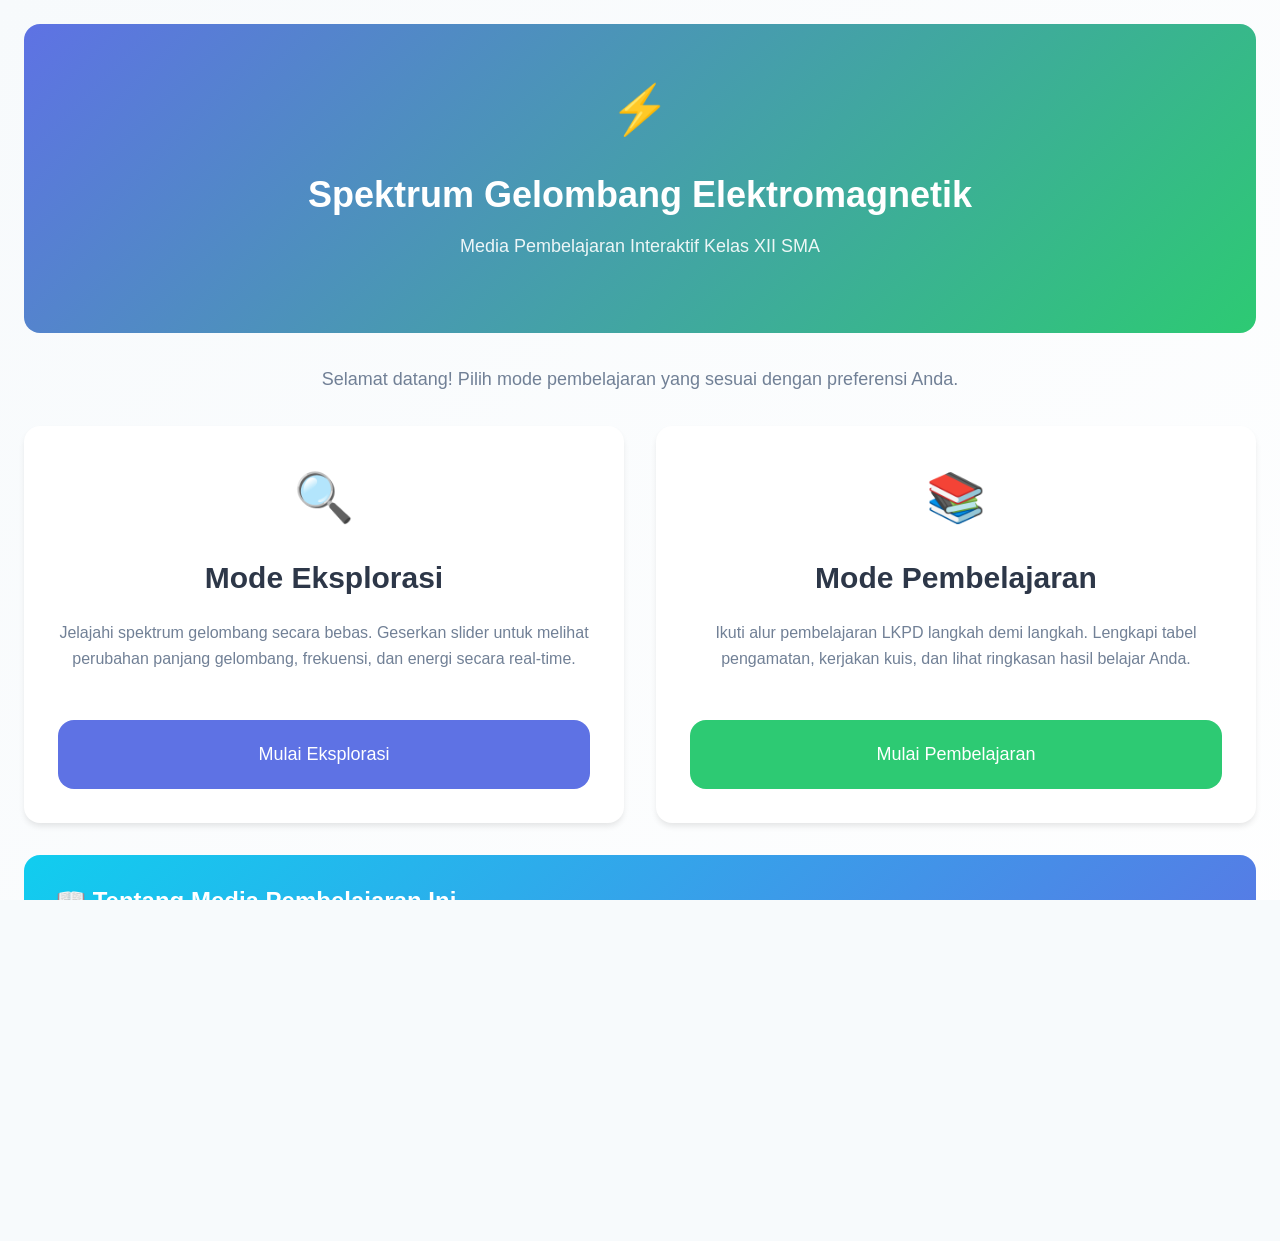
<file: index.html>
<!DOCTYPE html>
<html lang="id">
<head>
    <meta charset="UTF-8">
    <meta name="viewport" content="width=device-width, initial-scale=1.0">
    <meta name="description" content="Media Pembelajaran Interaktif Spektrum Gelombang Elektromagnetik untuk Kelas XII SMA">
    <meta name="keywords" content="spektrum elektromagnetik, gelombang, pembelajaran interaktif, fisika">
    <title>Spektrum Gelombang Elektromagnetik - Media Pembelajaran Interaktif</title>
    <link rel="stylesheet" href="style.css">
</head>
<body>
    <!-- Container utama aplikasi -->
    <div id="app" class="app-container">
        
        <!-- ============================================
             HALAMAN 1: HOME / MENU UTAMA
             ============================================ -->
        <section id="home-page" class="page active">
            <div class="home-container">
                <!-- Header dengan logo dan judul -->
                <header class="home-header">
                    <div class="logo-container">
                        <div class="logo-icon">⚡</div>
                    </div>
                    <h1 class="main-title">Spektrum Gelombang Elektromagnetik</h1>
                    <p class="subtitle">Media Pembelajaran Interaktif Kelas XII SMA</p>
                </header>

                <!-- Konten utama dengan pemilihan mode -->
                <main class="home-content">
                    <p class="welcome-text">
                        Selamat datang! Pilih mode pembelajaran yang sesuai dengan preferensi Anda.
                    </p>

                    <!-- Mode Selection Cards -->
                    <div class="mode-selection">
                        <!-- Card Mode Eksplorasi -->
                        <div class="mode-card" onclick="navigateTo('exploration-mode')">
                            <div class="mode-icon">🔍</div>
                            <h2>Mode Eksplorasi</h2>
                            <p>Jelajahi spektrum gelombang secara bebas. Geserkan slider untuk melihat perubahan panjang gelombang, frekuensi, dan energi secara real-time.</p>
                            <button class="btn-mode primary">Mulai Eksplorasi</button>
                        </div>

                        <!-- Card Mode Pembelajaran Terstruktur -->
                        <div class="mode-card" onclick="navigateTo('learning-mode')">
                            <div class="mode-icon">📚</div>
                            <h2>Mode Pembelajaran</h2>
                            <p>Ikuti alur pembelajaran LKPD langkah demi langkah. Lengkapi tabel pengamatan, kerjakan kuis, dan lihat ringkasan hasil belajar Anda.</p>
                            <button class="btn-mode secondary">Mulai Pembelajaran</button>
                        </div>
                    </div>

                    <!-- Informasi tambahan -->
                    <div class="info-box">
                        <h3>📖 Tentang Media Pembelajaran Ini</h3>
                        <p>
                            Media ini dirancang untuk membantu siswa memahami spektrum gelombang elektromagnetik melalui visualisasi interaktif. 
                            Anda dapat mengeksplorasi setiap jenis spektrum (Radio, Microwave, Inframerah, Cahaya Tampak, Ultraviolet, Sinar-X, dan Sinar Gamma), 
                            melihat bagaimana panjang gelombang, frekuensi, dan energi saling berkaitan, serta mempelajari aplikasi praktis dari setiap spektrum.
                        </p>
                    </div>
                </main>

                <!-- Footer -->
                <footer class="home-footer">
                    <p>Tidak memerlukan instalasi • Berjalan offline • Responsive untuk semua perangkat</p>
                </footer>
            </div>
        </section>

        <!-- ============================================
             HALAMAN 2: MODE EKSPLORASI
             ============================================ -->
        <section id="exploration-mode" class="page">
            <div class="exploration-container">
                <!-- Header Mode Eksplorasi -->
                <header class="mode-header">
                    <button class="btn-nav btn-home" onclick="navigateTo('home-page')" title="Kembali ke Home">
                        🏠 Home
                    </button>
                    <h2>Mode Eksplorasi - Spektrum Gelombang Elektromagnetik</h2>
                    <div class="header-spacer"></div>
                </header>

                <!-- Konten Utama -->
                <main class="exploration-content">
                    <!-- Bagian Slider -->
                    <section class="slider-section">
                        <h3>Geser Slider untuk Menjelajahi Spektrum</h3>
                        
                        <!-- Slider Interaktif -->
                        <div class="slider-container">
                            <div class="spectrum-bar">
                                <!-- Bar spektrum dengan gradient -->
                                <div class="spectrum-gradient"></div>
                                
                                <!-- Slider input -->
                                <input 
                                    type="range" 
                                    id="spectrum-slider" 
                                    class="slider-input"
                                    min="0" 
                                    max="6" 
                                    value="3"
                                    step="1"
                                    oninput="updateSpectrum(this.value)"
                                >
                            </div>
                            
                            <!-- Label spektrum di bawah slider -->
                            <div class="spectrum-labels">
                                <span class="label" data-index="0">Radio</span>
                                <span class="label" data-index="1">Microwave</span>
                                <span class="label" data-index="2">Inframerah</span>
                                <span class="label" data-index="3">Cahaya Tampak</span>
                                <span class="label" data-index="4">Ultraviolet</span>
                                <span class="label" data-index="5">Sinar-X</span>
                                <span class="label" data-index="6">Sinar Gamma</span>
                            </div>
                        </div>
                    </section>

                    <!-- Grid Layout: Animasi Gelombang + Informasi -->
                    <div class="exploration-grid">
                        <!-- Kolom Kiri: Animasi Gelombang -->
                        <section class="visualization-section">
                            <h3>Visualisasi Gelombang</h3>
                            
                            <!-- Canvas untuk animasi gelombang -->
                            <canvas 
                                id="wave-canvas" 
                                class="wave-canvas"
                                width="400"
                                height="150"
                            ></canvas>
                            
                            <!-- Informasi gelombang real-time -->
                            <div class="wave-info">
                                <p>Panjang Gelombang (λ): <span id="wavelength-display" class="info-value">500 nm</span></p>
                                <p>Frekuensi (f): <span id="frequency-display" class="info-value">6.0 × 10¹⁴ Hz</span></p>
                                <p>Energi Foton (E): <span id="energy-display" class="info-value">3.97 eV</span></p>
                                <p class="formula">E = hf (h = 6.626 × 10⁻³⁴ J·s)</p>
                            </div>
                        </section>

                        <!-- Kolom Kanan: Informasi Spektrum -->
                        <section class="spectrum-info-section">
                            <h3 id="spectrum-name">Cahaya Tampak</h3>
                            
                            <!-- Icon spektrum -->
                            <div class="spectrum-icon" id="spectrum-icon">👁️</div>
                            
                            <!-- Card informasi spektrum -->
                            <div class="info-card">
                                <div class="info-item">
                                    <label>Rentang Panjang Gelombang:</label>
                                    <span id="info-wavelength" class="info-value">400-700 nm</span>
                                </div>
                                <div class="info-item">
                                    <label>Rentang Frekuensi:</label>
                                    <span id="info-frequency" class="info-value">4.3 - 7.5 × 10¹⁴ Hz</span>
                                </div>
                                <div class="info-item">
                                    <label>Energi Foton:</label>
                                    <span id="info-energy" class="info-value">1.8 - 3.1 eV</span>
                                </div>
                            </div>

                            <!-- Sumber dan Aplikasi -->
                            <div class="details-box">
                                <h4>📡 Sumber</h4>
                                <p id="info-source">Matahari, bintang, lampu</p>
                            </div>

                            <div class="details-box">
                                <h4>💡 Aplikasi</h4>
                                <p id="info-application">Penglihatan manusia, fotografi, iluminasi</p>
                            </div>

                            <div class="details-box">
                                <h4>✨ Manfaat</h4>
                                <p id="info-benefit">Memungkinkan kita melihat dunia, fotosintesis tumbuhan</p>
                            </div>

                            <div class="warning-box">
                                <h4>⚠️ Potensi Bahaya</h4>
                                <p id="info-danger">Paparan cahaya terlalu terang dapat merusak mata</p>
                            </div>
                        </section>
                    </div>
                </main>

                <!-- Navigation Buttons -->
                <footer class="exploration-footer">
                    <button class="btn-nav" onclick="navigateTo('home-page')">← Kembali ke Home</button>
                    <button class="btn-nav primary" onclick="navigateTo('learning-mode')">Lanjut ke Mode Pembelajaran →</button>
                </footer>
            </div>
        </section>

        <!-- ============================================
             HALAMAN 3: MODE PEMBELAJARAN (LKPD)
             ============================================ -->
        <section id="learning-mode" class="page">
            <div class="learning-container">
                <!-- Progress Indicator -->
                <div class="progress-bar">
                    <div class="progress-fill" id="progress-fill"></div>
                    <div class="progress-text">
                        <span id="current-step">Langkah 1</span> / <span id="total-steps">5</span>
                    </div>
                </div>

                <!-- Header -->
                <header class="mode-header">
                    <button class="btn-nav btn-home" onclick="navigateTo('home-page')" title="Kembali ke Home">
                        🏠 Home
                    </button>
                    <h2>Mode Pembelajaran - Ikuti Alur LKPD</h2>
                    <div class="header-spacer"></div>
                </header>

                <!-- Konten Learning Steps -->
                <main class="learning-content">
                    <!-- Step 1: Eksplorasi Spektrum -->
                    <div id="step-1" class="learning-step active">
                        <div class="step-header">
                            <h3>Langkah 1: Eksplorasi Spektrum Gelombang Elektromagnetik</h3>
                            <p class="step-description">Pelajari setiap jenis spektrum dengan menggeser slider di bawah ini</p>
                        </div>

                        <div class="step-content learning-exploration">
                            <!-- Slider -->
                            <div class="slider-container">
                                <div class="spectrum-bar">
                                    <div class="spectrum-gradient"></div>
                                    <input 
                                        type="range" 
                                        id="learning-slider" 
                                        class="slider-input"
                                        min="0" 
                                        max="6" 
                                        value="3"
                                        step="1"
                                        oninput="updateLearningSpectrum(this.value)"
                                    >
                                </div>
                                <div class="spectrum-labels">
                                    <span class="label" data-index="0">Radio</span>
                                    <span class="label" data-index="1">Microwave</span>
                                    <span class="label" data-index="2">Inframerah</span>
                                    <span class="label" data-index="3">Cahaya Tampak</span>
                                    <span class="label" data-index="4">Ultraviolet</span>
                                    <span class="label" data-index="5">Sinar-X</span>
                                    <span class="label" data-index="6">Sinar Gamma</span>
                                </div>
                            </div>

                            <!-- Grid dengan Visualisasi dan Info -->
                            <div class="exploration-grid">
                                <section class="visualization-section">
                                    <h4>Visualisasi Gelombang</h4>
                                    <canvas 
                                        id="learning-wave-canvas" 
                                        class="wave-canvas"
                                        width="400"
                                        height="120"
                                    ></canvas>
                                    <div class="wave-info">
                                        <p>λ: <span id="learning-wavelength-display">500 nm</span></p>
                                        <p>f: <span id="learning-frequency-display">6.0 × 10¹⁴ Hz</span></p>
                                        <p>E: <span id="learning-energy-display">3.97 eV</span></p>
                                    </div>
                                </section>

                                <section class="spectrum-info-section">
                                    <h4 id="learning-spectrum-name">Cahaya Tampak</h4>
                                    <div class="spectrum-icon" id="learning-spectrum-icon">👁️</div>
                                    <div class="info-card">
                                        <div class="info-item">
                                            <label>Rentang λ:</label>
                                            <span id="learning-info-wavelength">400-700 nm</span>
                                        </div>
                                        <div class="info-item">
                                            <label>Rentang f:</label>
                                            <span id="learning-info-frequency">4.3 - 7.5 × 10¹⁴ Hz</span>
                                        </div>
                                        <div class="info-item">
                                            <label>Energi:</label>
                                            <span id="learning-info-energy">1.8 - 3.1 eV</span>
                                        </div>
                                    </div>
                                </section>
                            </div>
                        </div>

                        <div class="step-footer">
                            <button class="btn-nav" onclick="previousStep()">← Sebelumnya</button>
                            <button class="btn-nav primary" onclick="nextStep()">Selanjutnya →</button>
                        </div>
                    </div>

                    <!-- Step 2: Tabel Pengamatan -->
                    <div id="step-2" class="learning-step">
                        <div class="step-header">
                            <h3>Langkah 2: Tabel Pengamatan Hasil Eksplorasi</h3>
                            <p class="step-description">Lengkapi tabel di bawah dengan data dari setiap spektrum yang telah Anda pelajari</p>
                        </div>

                        <div class="step-content observation-table">
                            <div class="table-wrapper">
                                <table class="observation-table" id="observation-table">
                                    <thead>
                                        <tr>
                                            <th>No</th>
                                            <th>Jenis Spektrum</th>
                                            <th>Panjang Gelombang (λ)</th>
                                            <th>Frekuensi (f)</th>
                                            <th>Energi (E)</th>
                                            <th>Aplikasi</th>
                                        </tr>
                                    </thead>
                                    <tbody>
                                        <tr>
                                            <td>1</td>
                                            <td>Radio</td>
                                            <td><input type="text" class="table-input" placeholder="Masukkan data"></td>
                                            <td><input type="text" class="table-input" placeholder="Masukkan data"></td>
                                            <td><input type="text" class="table-input" placeholder="Masukkan data"></td>
                                            <td><input type="text" class="table-input" placeholder="Masukkan data"></td>
                                        </tr>
                                        <tr>
                                            <td>2</td>
                                            <td>Microwave</td>
                                            <td><input type="text" class="table-input" placeholder="Masukkan data"></td>
                                            <td><input type="text" class="table-input" placeholder="Masukkan data"></td>
                                            <td><input type="text" class="table-input" placeholder="Masukkan data"></td>
                                            <td><input type="text" class="table-input" placeholder="Masukkan data"></td>
                                        </tr>
                                        <tr>
                                            <td>3</td>
                                            <td>Inframerah</td>
                                            <td><input type="text" class="table-input" placeholder="Masukkan data"></td>
                                            <td><input type="text" class="table-input" placeholder="Masukkan data"></td>
                                            <td><input type="text" class="table-input" placeholder="Masukkan data"></td>
                                            <td><input type="text" class="table-input" placeholder="Masukkan data"></td>
                                        </tr>
                                        <tr>
                                            <td>4</td>
                                            <td>Cahaya Tampak</td>
                                            <td><input type="text" class="table-input" placeholder="Masukkan data"></td>
                                            <td><input type="text" class="table-input" placeholder="Masukkan data"></td>
                                            <td><input type="text" class="table-input" placeholder="Masukkan data"></td>
                                            <td><input type="text" class="table-input" placeholder="Masukkan data"></td>
                                        </tr>
                                        <tr>
                                            <td>5</td>
                                            <td>Ultraviolet</td>
                                            <td><input type="text" class="table-input" placeholder="Masukkan data"></td>
                                            <td><input type="text" class="table-input" placeholder="Masukkan data"></td>
                                            <td><input type="text" class="table-input" placeholder="Masukkan data"></td>
                                            <td><input type="text" class="table-input" placeholder="Masukkan data"></td>
                                        </tr>
                                        <tr>
                                            <td>6</td>
                                            <td>Sinar-X</td>
                                            <td><input type="text" class="table-input" placeholder="Masukkan data"></td>
                                            <td><input type="text" class="table-input" placeholder="Masukkan data"></td>
                                            <td><input type="text" class="table-input" placeholder="Masukkan data"></td>
                                            <td><input type="text" class="table-input" placeholder="Masukkan data"></td>
                                        </tr>
                                        <tr>
                                            <td>7</td>
                                            <td>Sinar Gamma</td>
                                            <td><input type="text" class="table-input" placeholder="Masukkan data"></td>
                                            <td><input type="text" class="table-input" placeholder="Masukkan data"></td>
                                            <td><input type="text" class="table-input" placeholder="Masukkan data"></td>
                                            <td><input type="text" class="table-input" placeholder="Masukkan data"></td>
                                        </tr>
                                    </tbody>
                                </table>
                            </div>

                            <!-- Pertanyaan Refleksi -->
                            <div class="reflection-questions">
                                <h4>Pertanyaan Refleksi</h4>
                                <div class="question-item">
                                    <p><strong>1. Apa hubungan antara panjang gelombang dan frekuensi?</strong></p>
                                    <textarea class="reflection-input" placeholder="Tuliskan jawaban Anda di sini..."></textarea>
                                </div>
                                <div class="question-item">
                                    <p><strong>2. Mengapa energi foton meningkat seiring dengan peningkatan frekuensi?</strong></p>
                                    <textarea class="reflection-input" placeholder="Tuliskan jawaban Anda di sini..."></textarea>
                                </div>
                                <div class="question-item">
                                    <p><strong>3. Spektrum mana yang paling berbahaya bagi manusia dan mengapa?</strong></p>
                                    <textarea class="reflection-input" placeholder="Tuliskan jawaban Anda di sini..."></textarea>
                                </div>
                            </div>
                        </div>

                        <div class="step-footer">
                            <button class="btn-nav" onclick="previousStep()">← Sebelumnya</button>
                            <button class="btn-nav primary" onclick="nextStep()">Selanjutnya →</button>
                        </div>
                    </div>

                    <!-- Step 3: Pencocokan Aplikasi (Drag & Drop) -->
                    <div id="step-3" class="learning-step">
                        <div class="step-header">
                            <h3>Langkah 3: Pencocokan Aplikasi dengan Spektrum</h3>
                            <p class="step-description">Tarik dan letakkan aplikasi ke jenis spektrum yang sesuai</p>
                        </div>

                        <div class="step-content matching-activity">
                            <div class="matching-grid">
                                <!-- Kolom Kiri: Spektrum (Target) -->
                                <div class="spectrum-column">
                                    <h4>Jenis Spektrum</h4>
                                    <div class="spectrum-boxes">
                                        <div class="drop-zone" data-spectrum="radio">
                                            <div class="spectrum-label">📻 Radio</div>
                                            <div class="dropped-items"></div>
                                        </div>
                                        <div class="drop-zone" data-spectrum="microwave">
                                            <div class="spectrum-label">🌊 Microwave</div>
                                            <div class="dropped-items"></div>
                                        </div>
                                        <div class="drop-zone" data-spectrum="infrared">
                                            <div class="spectrum-label">🔥 Inframerah</div>
                                            <div class="dropped-items"></div>
                                        </div>
                                        <div class="drop-zone" data-spectrum="visible">
                                            <div class="spectrum-label">👁️ Cahaya Tampak</div>
                                            <div class="dropped-items"></div>
                                        </div>
                                        <div class="drop-zone" data-spectrum="ultraviolet">
                                            <div class="spectrum-label">☀️ Ultraviolet</div>
                                            <div class="dropped-items"></div>
                                        </div>
                                        <div class="drop-zone" data-spectrum="xray">
                                            <div class="spectrum-label">🩻 Sinar-X</div>
                                            <div class="dropped-items"></div>
                                        </div>
                                        <div class="drop-zone" data-spectrum="gamma">
                                            <div class="spectrum-label">☢️ Sinar Gamma</div>
                                            <div class="dropped-items"></div>
                                        </div>
                                    </div>
                                </div>

                                <!-- Kolom Kanan: Aplikasi (Source) -->
                                <div class="applications-column">
                                    <h4>Aplikasi & Pemanfaatan</h4>
                                    <div class="applications-box">
                                        <div class="drag-item" draggable="true" data-correct="xray">Pemeriksaan Medis (Radiologi)</div>
                                        <div class="drag-item" draggable="true" data-correct="radio">Siaran Radio & TV</div>
                                        <div class="drag-item" draggable="true" data-correct="microwave">Memasak (Oven Microwave)</div>
                                        <div class="drag-item" draggable="true" data-correct="infrared">Termostat & Sensor Suhu</div>
                                        <div class="drag-item" draggable="true" data-correct="visible">Fotografi & Penglihatan</div>
                                        <div class="drag-item" draggable="true" data-correct="gamma">Sterilisasi & Terapi Kanker</div>
                                        <div class="drag-item" draggable="true" data-correct="ultraviolet">Desinfeksi & Tabir Surya</div>
                                    </div>
                                </div>
                            </div>

                            <div class="matching-feedback">
                                <p id="matching-feedback-text"></p>
                                <button class="btn-reset" onclick="resetMatching()">Reset Pencocokan</button>
                            </div>
                        </div>

                        <div class="step-footer">
                            <button class="btn-nav" onclick="previousStep()">← Sebelumnya</button>
                            <button class="btn-nav primary" onclick="nextStep()">Selanjutnya →</button>
                        </div>
                    </div>

                    <!-- Step 4: Kuis Interaktif -->
                    <div id="step-4" class="learning-step">
                        <div class="step-header">
                            <h3>Langkah 4: Kuis Interaktif</h3>
                            <p class="step-description">Jawab pertanyaan di bawah untuk menguji pemahaman Anda</p>
                        </div>

                        <div class="step-content quiz-container">
                            <!-- Quiz Item 1 -->
                            <div class="quiz-item">
                                <h4>Soal 1: Urutan Spektrum Elektromagnetik</h4>
                                <p class="question">Urutan spektrum elektromagnetik dari panjang gelombang terpanjang ke terpendek adalah:</p>
                                <div class="quiz-options">
                                    <label class="quiz-option">
                                        <input type="radio" name="quiz-1" value="a" onchange="checkQuiz('quiz-1', 'a')">
                                        <span>A. Radio → Microwave → Inframerah → Cahaya Tampak → Ultraviolet → Sinar-X → Sinar Gamma</span>
                                    </label>
                                    <label class="quiz-option">
                                        <input type="radio" name="quiz-1" value="b" onchange="checkQuiz('quiz-1', 'a')">
                                        <span>B. Sinar Gamma → Sinar-X → Ultraviolet → Cahaya Tampak → Inframerah → Microwave → Radio</span>
                                    </label>
                                    <label class="quiz-option">
                                        <input type="radio" name="quiz-1" value="c" onchange="checkQuiz('quiz-1', 'a')">
                                        <span>C. Microwave → Radio → Inframerah → Cahaya Tampak → Ultraviolet → Sinar-X → Sinar Gamma</span>
                                    </label>
                                    <label class="quiz-option">
                                        <input type="radio" name="quiz-1" value="d" onchange="checkQuiz('quiz-1', 'a')">
                                        <span>D. Cahaya Tampak → Radio → Microwave → Inframerah → Ultraviolet → Sinar-X → Sinar Gamma</span>
                                    </label>
                                </div>
                                <div class="quiz-feedback" id="feedback-quiz-1"></div>
                            </div>

                            <!-- Quiz Item 2 -->
                            <div class="quiz-item">
                                <h4>Soal 2: Hubungan Panjang Gelombang dan Frekuensi</h4>
                                <p class="question">Jika panjang gelombang meningkat, maka frekuensi akan:</p>
                                <div class="quiz-options">
                                    <label class="quiz-option">
                                        <input type="radio" name="quiz-2" value="a" onchange="checkQuiz('quiz-2', 'b')">
                                        <span>A. Meningkat</span>
                                    </label>
                                    <label class="quiz-option">
                                        <input type="radio" name="quiz-2" value="b" onchange="checkQuiz('quiz-2', 'b')">
                                        <span>B. Menurun</span>
                                    </label>
                                    <label class="quiz-option">
                                        <input type="radio" name="quiz-2" value="c" onchange="checkQuiz('quiz-2', 'b')">
                                        <span>C. Tetap sama</span>
                                    </label>
                                    <label class="quiz-option">
                                        <input type="radio" name="quiz-2" value="d" onchange="checkQuiz('quiz-2', 'b')">
                                        <span>D. Tidak dapat diprediksi</span>
                                    </label>
                                </div>
                                <div class="quiz-feedback" id="feedback-quiz-2"></div>
                            </div>

                            <!-- Quiz Item 3 -->
                            <div class="quiz-item">
                                <h4>Soal 3: Spektrum dengan Energi Tertinggi</h4>
                                <p class="question">Spektrum elektromagnetik manakah yang memiliki energi foton tertinggi?</p>
                                <div class="quiz-options">
                                    <label class="quiz-option">
                                        <input type="radio" name="quiz-3" value="a" onchange="checkQuiz('quiz-3', 'd')">
                                        <span>A. Radio</span>
                                    </label>
                                    <label class="quiz-option">
                                        <input type="radio" name="quiz-3" value="b" onchange="checkQuiz('quiz-3', 'd')">
                                        <span>B. Cahaya Tampak</span>
                                    </label>
                                    <label class="quiz-option">
                                        <input type="radio" name="quiz-3" value="c" onchange="checkQuiz('quiz-3', 'd')">
                                        <span>C. Sinar-X</span>
                                    </label>
                                    <label class="quiz-option">
                                        <input type="radio" name="quiz-3" value="d" onchange="checkQuiz('quiz-3', 'd')">
                                        <span>D. Sinar Gamma</span>
                                    </label>
                                </div>
                                <div class="quiz-feedback" id="feedback-quiz-3"></div>
                            </div>

                            <!-- Quiz Item 4 -->
                            <div class="quiz-item">
                                <h4>Soal 4: Aplikasi Inframerah</h4>
                                <p class="question">Aplikasi inframerah dalam kehidupan sehari-hari adalah:</p>
                                <div class="quiz-options">
                                    <label class="quiz-option">
                                        <input type="radio" name="quiz-4" value="a" onchange="checkQuiz('quiz-4', 'c')">
                                        <span>A. Siaran televisi</span>
                                    </label>
                                    <label class="quiz-option">
                                        <input type="radio" name="quiz-4" value="b" onchange="checkQuiz('quiz-4', 'c')">
                                        <span>B. Sterilisasi alat medis</span>
                                    </label>
                                    <label class="quiz-option">
                                        <input type="radio" name="quiz-4" value="c" onchange="checkQuiz('quiz-4', 'c')">
                                        <span>C. Remote control dan termostat</span>
                                    </label>
                                    <label class="quiz-option">
                                        <input type="radio" name="quiz-4" value="d" onchange="checkQuiz('quiz-4', 'c')">
                                        <span>D. Pemeriksaan tulang (radiologi)</span>
                                    </label>
                                </div>
                                <div class="quiz-feedback" id="feedback-quiz-4"></div>
                            </div>

                            <!-- Quiz Item 5 -->
                            <div class="quiz-item">
                                <h4>Soal 5: Bahaya Sinar Ultraviolet</h4>
                                <p class="question">Bahaya utama sinar ultraviolet bagi manusia adalah:</p>
                                <div class="quiz-options">
                                    <label class="quiz-option">
                                        <input type="radio" name="quiz-5" value="a" onchange="checkQuiz('quiz-5', 'd')">
                                        <span>A. Menyebabkan keracunan makanan</span>
                                    </label>
                                    <label class="quiz-option">
                                        <input type="radio" name="quiz-5" value="b" onchange="checkQuiz('quiz-5', 'd')">
                                        <span>B. Merusak pendengaran</span>
                                    </label>
                                    <label class="quiz-option">
                                        <input type="radio" name="quiz-5" value="c" onchange="checkQuiz('quiz-5', 'd')">
                                        <span>C. Meningkatkan tekanan darah</span>
                                    </label>
                                    <label class="quiz-option">
                                        <input type="radio" name="quiz-5" value="d" onchange="checkQuiz('quiz-5', 'd')">
                                        <span>D. Dapat menyebabkan kanker kulit</span>
                                    </label>
                                </div>
                                <div class="quiz-feedback" id="feedback-quiz-5"></div>
                            </div>
                        </div>

                        <div class="step-footer">
                            <button class="btn-nav" onclick="previousStep()">← Sebelumnya</button>
                            <button class="btn-nav primary" onclick="calculateScore()">Selesaikan & Lihat Hasil →</button>
                        </div>
                    </div>

                    <!-- Step 5: Hasil & Ringkasan -->
                    <div id="step-5" class="learning-step">
                        <div class="step-header">
                            <h3>Langkah 5: Ringkasan Hasil Belajar</h3>
                            <p class="step-description">Lihat skor dan ringkasan performa pembelajaran Anda</p>
                        </div>

                        <div class="step-content results-container">
                            <!-- Score Circle -->
                            <div class="score-circle">
                                <div class="score-value" id="score-value">0%</div>
                                <div class="score-label">Skor Kuis</div>
                            </div>

                            <!-- Results Summary -->
                            <div class="results-summary">
                                <h4>📊 Ringkasan Hasil</h4>
                                <div class="summary-item">
                                    <span>Soal Dijawab Benar:</span>
                                    <strong id="correct-answers">0 / 5</strong>
                                </div>
                                <div class="summary-item">
                                    <span>Soal Dijawab Salah:</span>
                                    <strong id="wrong-answers">0 / 5</strong>
                                </div>
                                <div class="summary-item">
                                    <span>Pencocokan Aplikasi:</span>
                                    <strong id="matching-score">Belum dinilai</strong>
                                </div>
                            </div>

                            <!-- Performance Feedback -->
                            <div class="performance-feedback" id="performance-feedback">
                                <p>Terus belajar dan tingkatkan pemahaman Anda tentang spektrum gelombang elektromagnetik!</p>
                            </div>

                            <!-- Certificate-like Box -->
                            <div class="achievement-box">
                                <h4>🏆 Pencapaian</h4>
                                <p id="achievement-text">Anda telah menyelesaikan pembelajaran spektrum gelombang elektromagnetik!</p>
                            </div>

                            <!-- Rekomendasi Tindak Lanjut -->
                            <div class="recommendations">
                                <h4>💡 Rekomendasi Tindak Lanjut</h4>
                                <ul id="recommendation-list">
                                    <li>Pelajari lebih lanjut tentang efek fotolistrik</li>
                                    <li>Eksplorasi aplikasi sinar-X dalam industri</li>
                                    <li>Pahami mekanisme radiasi Matahari</li>
                                </ul>
                            </div>
                        </div>

                        <div class="step-footer">
                            <button class="btn-nav" onclick="resetLearning()">🔄 Reset & Ulangi Pembelajaran</button>
                            <button class="btn-nav primary" onclick="navigateTo('home-page')">🏠 Kembali ke Home</button>
                        </div>
                    </div>
                </main>
            </div>
        </section>
    </div>

    <!-- Loading Screen (jika diperlukan) -->
    <div id="loading-screen" class="loading-screen">
        <div class="spinner"></div>
        <p>Memuat data spektrum...</p>
    </div>

    <!-- Script -->
    <script src="script.js"></script>
</body>
</html>
</file>
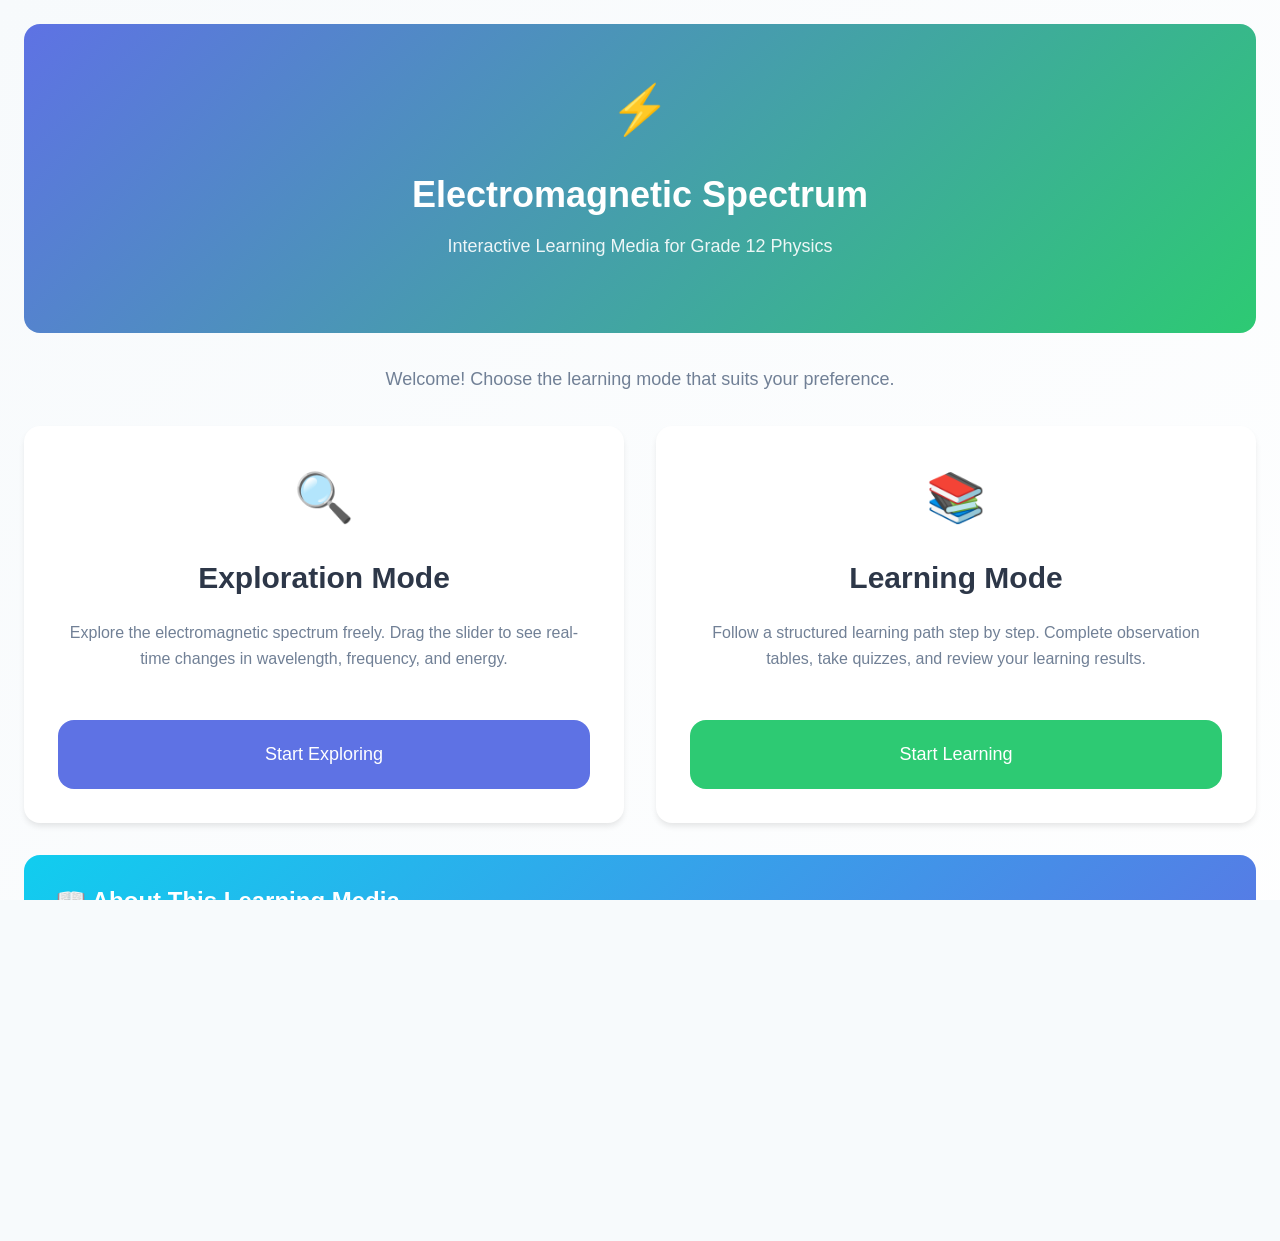
<file: index-en.html>
<!DOCTYPE html>
<html lang="en">
<head>
    <meta charset="UTF-8">
    <meta name="viewport" content="width=device-width, initial-scale=1.0">
    <meta name="description" content="Interactive Learning Media: Electromagnetic Spectrum for Grade 12 High School">
    <meta name="keywords" content="electromagnetic spectrum, waves, interactive learning, physics">
    <title>Electromagnetic Spectrum - Interactive Learning Media</title>
    <link rel="stylesheet" href="style.css">
</head>
<body>
    <!-- Main application container -->
    <div id="app" class="app-container">
        
        <!-- ============================================
             PAGE 1: HOME / MAIN MENU
             ============================================ -->
        <section id="home-page" class="page active">
            <div class="home-container">
                <!-- Header with logo and title -->
                <header class="home-header">
                    <div class="logo-container">
                        <div class="logo-icon">⚡</div>
                    </div>
                    <h1 class="main-title">Electromagnetic Spectrum</h1>
                    <p class="subtitle">Interactive Learning Media for Grade 12 Physics</p>
                </header>

                <!-- Main content with mode selection -->
                <main class="home-content">
                    <p class="welcome-text">
                        Welcome! Choose the learning mode that suits your preference.
                    </p>

                    <!-- Mode Selection Cards -->
                    <div class="mode-selection">
                        <!-- Exploration Mode Card -->
                        <div class="mode-card" onclick="navigateTo('exploration-mode')">
                            <div class="mode-icon">🔍</div>
                            <h2>Exploration Mode</h2>
                            <p>Explore the electromagnetic spectrum freely. Drag the slider to see real-time changes in wavelength, frequency, and energy.</p>
                            <button class="btn-mode primary">Start Exploring</button>
                        </div>

                        <!-- Structured Learning Mode Card -->
                        <div class="mode-card" onclick="navigateTo('learning-mode')">
                            <div class="mode-icon">📚</div>
                            <h2>Learning Mode</h2>
                            <p>Follow a structured learning path step by step. Complete observation tables, take quizzes, and review your learning results.</p>
                            <button class="btn-mode secondary">Start Learning</button>
                        </div>
                    </div>

                    <!-- Additional information -->
                    <div class="info-box">
                        <h3>📖 About This Learning Media</h3>
                        <p>
                            This media is designed to help students understand the electromagnetic spectrum through interactive visualization. 
                            You can explore each type of spectrum (Radio, Microwave, Infrared, Visible Light, Ultraviolet, X-Ray, and Gamma Ray), 
                            see how wavelength, frequency, and energy are interrelated, and learn practical applications of each spectrum.
                        </p>
                    </div>
                </main>

                <!-- Footer -->
                <footer class="home-footer">
                    <p>No installation required • Works offline • Responsive for all devices</p>
                </footer>
            </div>
        </section>

        <!-- ============================================
             PAGE 2: EXPLORATION MODE
             ============================================ -->
        <section id="exploration-mode" class="page">
            <div class="exploration-container">
                <!-- Exploration Mode Header -->
                <header class="mode-header">
                    <button class="btn-nav btn-home" onclick="navigateTo('home-page')" title="Back to Home">
                        🏠 Home
                    </button>
                    <h2>Exploration Mode - Electromagnetic Spectrum</h2>
                    <div class="header-spacer"></div>
                </header>

                <!-- Main Content -->
                <main class="exploration-content">
                    <!-- Slider Section -->
                    <section class="slider-section">
                        <h3>Drag the Slider to Explore the Spectrum</h3>
                        
                        <!-- Interactive Slider -->
                        <div class="slider-container">
                            <div class="spectrum-bar">
                                <!-- Spectrum bar with gradient -->
                                <div class="spectrum-gradient"></div>
                                
                                <!-- Slider input -->
                                <input 
                                    type="range" 
                                    id="spectrum-slider" 
                                    class="slider-input"
                                    min="0" 
                                    max="6" 
                                    value="3"
                                    step="1"
                                    oninput="updateSpectrum(this.value)"
                                >
                            </div>
                            
                            <!-- Spectrum labels below slider -->
                            <div class="spectrum-labels">
                                <span class="label" data-index="0">Radio</span>
                                <span class="label" data-index="1">Microwave</span>
                                <span class="label" data-index="2">Infrared</span>
                                <span class="label" data-index="3">Visible Light</span>
                                <span class="label" data-index="4">Ultraviolet</span>
                                <span class="label" data-index="5">X-Ray</span>
                                <span class="label" data-index="6">Gamma Ray</span>
                            </div>
                        </div>
                    </section>

                    <!-- Grid Layout: Wave Animation + Information -->
                    <div class="exploration-grid">
                        <!-- Left Column: Wave Animation -->
                        <section class="visualization-section">
                            <h3>Wave Visualization</h3>
                            
                            <!-- Canvas for wave animation -->
                            <canvas 
                                id="wave-canvas" 
                                class="wave-canvas"
                                width="400"
                                height="150"
                            ></canvas>
                            
                            <!-- Real-time wave information -->
                            <div class="wave-info">
                                <p>Wavelength (λ): <span id="wavelength-display" class="info-value">500 nm</span></p>
                                <p>Frequency (f): <span id="frequency-display" class="info-value">6.0 × 10¹⁴ Hz</span></p>
                                <p>Photon Energy (E): <span id="energy-display" class="info-value">3.97 eV</span></p>
                                <p class="formula">E = hf (h = 6.626 × 10⁻³⁴ J·s)</p>
                            </div>
                        </section>

                        <!-- Right Column: Spectrum Information -->
                        <section class="spectrum-info-section">
                            <h3 id="spectrum-name">Visible Light</h3>
                            
                            <!-- Spectrum icon -->
                            <div class="spectrum-icon" id="spectrum-icon">👁️</div>
                            
                            <!-- Spectrum information card -->
                            <div class="info-card">
                                <div class="info-item">
                                    <label>Wavelength Range:</label>
                                    <span id="info-wavelength" class="info-value">400-700 nm</span>
                                </div>
                                <div class="info-item">
                                    <label>Frequency Range:</label>
                                    <span id="info-frequency" class="info-value">4.3 - 7.5 × 10¹⁴ Hz</span>
                                </div>
                                <div class="info-item">
                                    <label>Photon Energy:</label>
                                    <span id="info-energy" class="info-value">1.8 - 3.1 eV</span>
                                </div>
                            </div>

                            <!-- Source and Applications -->
                            <div class="details-box">
                                <h4>📡 Source</h4>
                                <p id="info-source">Sun, stars, lamps</p>
                            </div>

                            <div class="details-box">
                                <h4>💡 Applications</h4>
                                <p id="info-application">Human vision, photography, illumination</p>
                            </div>

                            <div class="details-box">
                                <h4>✨ Benefits</h4>
                                <p id="info-benefit">Enables us to see the world, photosynthesis in plants</p>
                            </div>

                            <div class="warning-box">
                                <h4>⚠️ Potential Hazards</h4>
                                <p id="info-danger">Excessive bright light can damage eyes</p>
                            </div>
                        </section>
                    </div>
                </main>

                <!-- Navigation Buttons -->
                <footer class="exploration-footer">
                    <button class="btn-nav" onclick="navigateTo('home-page')">← Back to Home</button>
                    <button class="btn-nav primary" onclick="navigateTo('learning-mode')">Next to Learning Mode →</button>
                </footer>
            </div>
        </section>

        <!-- ============================================
             PAGE 3: LEARNING MODE (WORKSHEET)
             ============================================ -->
        <section id="learning-mode" class="page">
            <div class="learning-container">
                <!-- Progress Indicator -->
                <div class="progress-bar">
                    <div class="progress-fill" id="progress-fill"></div>
                    <div class="progress-text">
                        <span id="current-step">Step 1</span> / <span id="total-steps">5</span>
                    </div>
                </div>

                <!-- Header -->
                <header class="mode-header">
                    <button class="btn-nav btn-home" onclick="navigateTo('home-page')" title="Back to Home">
                        🏠 Home
                    </button>
                    <h2>Learning Mode - Follow the Worksheet</h2>
                    <div class="header-spacer"></div>
                </header>

                <!-- Learning Steps Content -->
                <main class="learning-content">
                    <!-- Step 1: Explore Spectrum -->
                    <div id="step-1" class="learning-step active">
                        <div class="step-header">
                            <h3>Step 1: Explore the Electromagnetic Spectrum</h3>
                            <p class="step-description">Learn about each type of spectrum by dragging the slider below</p>
                        </div>

                        <div class="step-content learning-exploration">
                            <!-- Slider -->
                            <div class="slider-container">
                                <div class="spectrum-bar">
                                    <div class="spectrum-gradient"></div>
                                    <input 
                                        type="range" 
                                        id="learning-slider" 
                                        class="slider-input"
                                        min="0" 
                                        max="6" 
                                        value="3"
                                        step="1"
                                        oninput="updateLearningSpectrum(this.value)"
                                    >
                                </div>
                                <div class="spectrum-labels">
                                    <span class="label" data-index="0">Radio</span>
                                    <span class="label" data-index="1">Microwave</span>
                                    <span class="label" data-index="2">Infrared</span>
                                    <span class="label" data-index="3">Visible Light</span>
                                    <span class="label" data-index="4">Ultraviolet</span>
                                    <span class="label" data-index="5">X-Ray</span>
                                    <span class="label" data-index="6">Gamma Ray</span>
                                </div>
                            </div>

                            <!-- Grid with Visualization and Info -->
                            <div class="exploration-grid">
                                <section class="visualization-section">
                                    <h4>Wave Visualization</h4>
                                    <canvas 
                                        id="learning-wave-canvas" 
                                        class="wave-canvas"
                                        width="400"
                                        height="120"
                                    ></canvas>
                                    <div class="wave-info">
                                        <p>λ: <span id="learning-wavelength-display">500 nm</span></p>
                                        <p>f: <span id="learning-frequency-display">6.0 × 10¹⁴ Hz</span></p>
                                        <p>E: <span id="learning-energy-display">3.97 eV</span></p>
                                    </div>
                                </section>

                                <section class="spectrum-info-section">
                                    <h4 id="learning-spectrum-name">Visible Light</h4>
                                    <div class="spectrum-icon" id="learning-spectrum-icon">👁️</div>
                                    <div class="info-card">
                                        <div class="info-item">
                                            <label>Wavelength Range:</label>
                                            <span id="learning-info-wavelength">400-700 nm</span>
                                        </div>
                                        <div class="info-item">
                                            <label>Frequency Range:</label>
                                            <span id="learning-info-frequency">4.3 - 7.5 × 10¹⁴ Hz</span>
                                        </div>
                                        <div class="info-item">
                                            <label>Photon Energy:</label>
                                            <span id="learning-info-energy">1.8 - 3.1 eV</span>
                                        </div>
                                    </div>
                                </section>
                            </div>
                        </div>

                        <div class="step-footer">
                            <button class="btn-nav" onclick="previousStep()">← Previous</button>
                            <button class="btn-nav primary" onclick="nextStep()">Next →</button>
                        </div>
                    </div>

                    <!-- Step 2: Observation Table -->
                    <div id="step-2" class="learning-step">
                        <div class="step-header">
                            <h3>Step 2: Observation Table from Exploration</h3>
                            <p class="step-description">Complete the table below with data from each spectrum you explored</p>
                        </div>

                        <div class="step-content observation-table">
                            <div class="table-wrapper">
                                <table class="observation-table" id="observation-table">
                                    <thead>
                                        <tr>
                                            <th>No</th>
                                            <th>Spectrum Type</th>
                                            <th>Wavelength (λ)</th>
                                            <th>Frequency (f)</th>
                                            <th>Energy (E)</th>
                                            <th>Applications</th>
                                        </tr>
                                    </thead>
                                    <tbody>
                                        <tr>
                                            <td>1</td>
                                            <td>Radio</td>
                                            <td><input type="text" class="table-input" placeholder="Enter data"></td>
                                            <td><input type="text" class="table-input" placeholder="Enter data"></td>
                                            <td><input type="text" class="table-input" placeholder="Enter data"></td>
                                            <td><input type="text" class="table-input" placeholder="Enter data"></td>
                                        </tr>
                                        <tr>
                                            <td>2</td>
                                            <td>Microwave</td>
                                            <td><input type="text" class="table-input" placeholder="Enter data"></td>
                                            <td><input type="text" class="table-input" placeholder="Enter data"></td>
                                            <td><input type="text" class="table-input" placeholder="Enter data"></td>
                                            <td><input type="text" class="table-input" placeholder="Enter data"></td>
                                        </tr>
                                        <tr>
                                            <td>3</td>
                                            <td>Infrared</td>
                                            <td><input type="text" class="table-input" placeholder="Enter data"></td>
                                            <td><input type="text" class="table-input" placeholder="Enter data"></td>
                                            <td><input type="text" class="table-input" placeholder="Enter data"></td>
                                            <td><input type="text" class="table-input" placeholder="Enter data"></td>
                                        </tr>
                                        <tr>
                                            <td>4</td>
                                            <td>Visible Light</td>
                                            <td><input type="text" class="table-input" placeholder="Enter data"></td>
                                            <td><input type="text" class="table-input" placeholder="Enter data"></td>
                                            <td><input type="text" class="table-input" placeholder="Enter data"></td>
                                            <td><input type="text" class="table-input" placeholder="Enter data"></td>
                                        </tr>
                                        <tr>
                                            <td>5</td>
                                            <td>Ultraviolet</td>
                                            <td><input type="text" class="table-input" placeholder="Enter data"></td>
                                            <td><input type="text" class="table-input" placeholder="Enter data"></td>
                                            <td><input type="text" class="table-input" placeholder="Enter data"></td>
                                            <td><input type="text" class="table-input" placeholder="Enter data"></td>
                                        </tr>
                                        <tr>
                                            <td>6</td>
                                            <td>X-Ray</td>
                                            <td><input type="text" class="table-input" placeholder="Enter data"></td>
                                            <td><input type="text" class="table-input" placeholder="Enter data"></td>
                                            <td><input type="text" class="table-input" placeholder="Enter data"></td>
                                            <td><input type="text" class="table-input" placeholder="Enter data"></td>
                                        </tr>
                                        <tr>
                                            <td>7</td>
                                            <td>Gamma Ray</td>
                                            <td><input type="text" class="table-input" placeholder="Enter data"></td>
                                            <td><input type="text" class="table-input" placeholder="Enter data"></td>
                                            <td><input type="text" class="table-input" placeholder="Enter data"></td>
                                            <td><input type="text" class="table-input" placeholder="Enter data"></td>
                                        </tr>
                                    </tbody>
                                </table>
                            </div>

                            <!-- Reflection Questions -->
                            <div class="reflection-questions">
                                <h4>Reflection Questions</h4>
                                <div class="question-item">
                                    <p><strong>1. What is the relationship between wavelength and frequency?</strong></p>
                                    <textarea class="reflection-input" placeholder="Write your answer here..."></textarea>
                                </div>
                                <div class="question-item">
                                    <p><strong>2. Why does photon energy increase with increasing frequency?</strong></p>
                                    <textarea class="reflection-input" placeholder="Write your answer here..."></textarea>
                                </div>
                                <div class="question-item">
                                    <p><strong>3. Which spectrum is most dangerous to humans and why?</strong></p>
                                    <textarea class="reflection-input" placeholder="Write your answer here..."></textarea>
                                </div>
                            </div>
                        </div>

                        <div class="step-footer">
                            <button class="btn-nav" onclick="previousStep()">← Previous</button>
                            <button class="btn-nav primary" onclick="nextStep()">Next →</button>
                        </div>
                    </div>

                    <!-- Step 3: Application Matching (Drag & Drop) -->
                    <div id="step-3" class="learning-step">
                        <div class="step-header">
                            <h3>Step 3: Match Applications with Spectrum</h3>
                            <p class="step-description">Drag and drop applications to the correct spectrum type</p>
                        </div>

                        <div class="step-content matching-activity">
                            <div class="matching-grid">
                                <!-- Left Column: Spectrum (Target) -->
                                <div class="spectrum-column">
                                    <h4>Spectrum Types</h4>
                                    <div class="spectrum-boxes">
                                        <div class="drop-zone" data-spectrum="radio">
                                            <div class="spectrum-label">📻 Radio</div>
                                            <div class="dropped-items"></div>
                                        </div>
                                        <div class="drop-zone" data-spectrum="microwave">
                                            <div class="spectrum-label">🌊 Microwave</div>
                                            <div class="dropped-items"></div>
                                        </div>
                                        <div class="drop-zone" data-spectrum="infrared">
                                            <div class="spectrum-label">🔥 Infrared</div>
                                            <div class="dropped-items"></div>
                                        </div>
                                        <div class="drop-zone" data-spectrum="visible">
                                            <div class="spectrum-label">👁️ Visible Light</div>
                                            <div class="dropped-items"></div>
                                        </div>
                                        <div class="drop-zone" data-spectrum="ultraviolet">
                                            <div class="spectrum-label">☀️ Ultraviolet</div>
                                            <div class="dropped-items"></div>
                                        </div>
                                        <div class="drop-zone" data-spectrum="xray">
                                            <div class="spectrum-label">🩻 X-Ray</div>
                                            <div class="dropped-items"></div>
                                        </div>
                                        <div class="drop-zone" data-spectrum="gamma">
                                            <div class="spectrum-label">☢️ Gamma Ray</div>
                                            <div class="dropped-items"></div>
                                        </div>
                                    </div>
                                </div>

                                <!-- Right Column: Applications (Source) -->
                                <div class="applications-column">
                                    <h4>Applications & Uses</h4>
                                    <div class="applications-box">
                                        <div class="drag-item" draggable="true" data-correct="xray">Medical Imaging (Radiology)</div>
                                        <div class="drag-item" draggable="true" data-correct="radio">Radio & TV Broadcasting</div>
                                        <div class="drag-item" draggable="true" data-correct="microwave">Cooking (Microwave Oven)</div>
                                        <div class="drag-item" draggable="true" data-correct="infrared">Thermostats & Temperature Sensors</div>
                                        <div class="drag-item" draggable="true" data-correct="visible">Photography & Vision</div>
                                        <div class="drag-item" draggable="true" data-correct="gamma">Sterilization & Cancer Therapy</div>
                                        <div class="drag-item" draggable="true" data-correct="ultraviolet">Disinfection & Sunscreen</div>
                                    </div>
                                </div>
                            </div>

                            <div class="matching-feedback">
                                <p id="matching-feedback-text"></p>
                                <button class="btn-reset" onclick="resetMatching()">Reset Matching</button>
                            </div>
                        </div>

                        <div class="step-footer">
                            <button class="btn-nav" onclick="previousStep()">← Previous</button>
                            <button class="btn-nav primary" onclick="nextStep()">Next →</button>
                        </div>
                    </div>

                    <!-- Step 4: Interactive Quiz -->
                    <div id="step-4" class="learning-step">
                        <div class="step-header">
                            <h3>Step 4: Interactive Quiz</h3>
                            <p class="step-description">Answer the questions below to test your understanding</p>
                        </div>

                        <div class="step-content quiz-container">
                            <!-- Quiz Item 1 -->
                            <div class="quiz-item">
                                <h4>Question 1: Order of Electromagnetic Spectrum</h4>
                                <p class="question">The order of electromagnetic spectrum from longest to shortest wavelength is:</p>
                                <div class="quiz-options">
                                    <label class="quiz-option">
                                        <input type="radio" name="quiz-1" value="a" onchange="checkQuiz('quiz-1', 'a')">
                                        <span>A. Radio → Microwave → Infrared → Visible Light → Ultraviolet → X-Ray → Gamma Ray</span>
                                    </label>
                                    <label class="quiz-option">
                                        <input type="radio" name="quiz-1" value="b" onchange="checkQuiz('quiz-1', 'a')">
                                        <span>B. Gamma Ray → X-Ray → Ultraviolet → Visible Light → Infrared → Microwave → Radio</span>
                                    </label>
                                    <label class="quiz-option">
                                        <input type="radio" name="quiz-1" value="c" onchange="checkQuiz('quiz-1', 'a')">
                                        <span>C. Microwave → Radio → Infrared → Visible Light → Ultraviolet → X-Ray → Gamma Ray</span>
                                    </label>
                                    <label class="quiz-option">
                                        <input type="radio" name="quiz-1" value="d" onchange="checkQuiz('quiz-1', 'a')">
                                        <span>D. Visible Light → Radio → Microwave → Infrared → Ultraviolet → X-Ray → Gamma Ray</span>
                                    </label>
                                </div>
                                <div class="quiz-feedback" id="feedback-quiz-1"></div>
                            </div>

                            <!-- Quiz Item 2 -->
                            <div class="quiz-item">
                                <h4>Question 2: Relationship of Wavelength and Frequency</h4>
                                <p class="question">If wavelength increases, then frequency will:</p>
                                <div class="quiz-options">
                                    <label class="quiz-option">
                                        <input type="radio" name="quiz-2" value="a" onchange="checkQuiz('quiz-2', 'b')">
                                        <span>A. Increase</span>
                                    </label>
                                    <label class="quiz-option">
                                        <input type="radio" name="quiz-2" value="b" onchange="checkQuiz('quiz-2', 'b')">
                                        <span>B. Decrease</span>
                                    </label>
                                    <label class="quiz-option">
                                        <input type="radio" name="quiz-2" value="c" onchange="checkQuiz('quiz-2', 'b')">
                                        <span>C. Remain the same</span>
                                    </label>
                                    <label class="quiz-option">
                                        <input type="radio" name="quiz-2" value="d" onchange="checkQuiz('quiz-2', 'b')">
                                        <span>D. Cannot be predicted</span>
                                    </label>
                                </div>
                                <div class="quiz-feedback" id="feedback-quiz-2"></div>
                            </div>

                            <!-- Quiz Item 3 -->
                            <div class="quiz-item">
                                <h4>Question 3: Spectrum with Highest Energy</h4>
                                <p class="question">Which electromagnetic spectrum has the highest photon energy?</p>
                                <div class="quiz-options">
                                    <label class="quiz-option">
                                        <input type="radio" name="quiz-3" value="a" onchange="checkQuiz('quiz-3', 'd')">
                                        <span>A. Radio</span>
                                    </label>
                                    <label class="quiz-option">
                                        <input type="radio" name="quiz-3" value="b" onchange="checkQuiz('quiz-3', 'd')">
                                        <span>B. Visible Light</span>
                                    </label>
                                    <label class="quiz-option">
                                        <input type="radio" name="quiz-3" value="c" onchange="checkQuiz('quiz-3', 'd')">
                                        <span>C. X-Ray</span>
                                    </label>
                                    <label class="quiz-option">
                                        <input type="radio" name="quiz-3" value="d" onchange="checkQuiz('quiz-3', 'd')">
                                        <span>D. Gamma Ray</span>
                                    </label>
                                </div>
                                <div class="quiz-feedback" id="feedback-quiz-3"></div>
                            </div>

                            <!-- Quiz Item 4 -->
                            <div class="quiz-item">
                                <h4>Question 4: Infrared Applications</h4>
                                <p class="question">An application of infrared in daily life is:</p>
                                <div class="quiz-options">
                                    <label class="quiz-option">
                                        <input type="radio" name="quiz-4" value="a" onchange="checkQuiz('quiz-4', 'c')">
                                        <span>A. Television broadcasting</span>
                                    </label>
                                    <label class="quiz-option">
                                        <input type="radio" name="quiz-4" value="b" onchange="checkQuiz('quiz-4', 'c')">
                                        <span>B. Sterilization of medical instruments</span>
                                    </label>
                                    <label class="quiz-option">
                                        <input type="radio" name="quiz-4" value="c" onchange="checkQuiz('quiz-4', 'c')">
                                        <span>C. Remote controls and thermostats</span>
                                    </label>
                                    <label class="quiz-option">
                                        <input type="radio" name="quiz-4" value="d" onchange="checkQuiz('quiz-4', 'c')">
                                        <span>D. X-ray bone imaging</span>
                                    </label>
                                </div>
                                <div class="quiz-feedback" id="feedback-quiz-4"></div>
                            </div>

                            <!-- Quiz Item 5 -->
                            <div class="quiz-item">
                                <h4>Question 5: Dangers of Ultraviolet Radiation</h4>
                                <p class="question">The main danger of ultraviolet radiation to humans is:</p>
                                <div class="quiz-options">
                                    <label class="quiz-option">
                                        <input type="radio" name="quiz-5" value="a" onchange="checkQuiz('quiz-5', 'd')">
                                        <span>A. Causes food poisoning</span>
                                    </label>
                                    <label class="quiz-option">
                                        <input type="radio" name="quiz-5" value="b" onchange="checkQuiz('quiz-5', 'd')">
                                        <span>B. Damages hearing</span>
                                    </label>
                                    <label class="quiz-option">
                                        <input type="radio" name="quiz-5" value="c" onchange="checkQuiz('quiz-5', 'd')">
                                        <span>C. Increases blood pressure</span>
                                    </label>
                                    <label class="quiz-option">
                                        <input type="radio" name="quiz-5" value="d" onchange="checkQuiz('quiz-5', 'd')">
                                        <span>D. Can cause skin cancer</span>
                                    </label>
                                </div>
                                <div class="quiz-feedback" id="feedback-quiz-5"></div>
                            </div>
                        </div>

                        <div class="step-footer">
                            <button class="btn-nav" onclick="previousStep()">← Previous</button>
                            <button class="btn-nav primary" onclick="calculateScore()">Complete & View Results →</button>
                        </div>
                    </div>

                    <!-- Step 5: Results & Summary -->
                    <div id="step-5" class="learning-step">
                        <div class="step-header">
                            <h3>Step 5: Learning Results Summary</h3>
                            <p class="step-description">View your score and learning performance summary</p>
                        </div>

                        <div class="step-content results-container">
                            <!-- Score Circle -->
                            <div class="score-circle">
                                <div class="score-value" id="score-value">0%</div>
                                <div class="score-label">Quiz Score</div>
                            </div>

                            <!-- Results Summary -->
                            <div class="results-summary">
                                <h4>📊 Results Summary</h4>
                                <div class="summary-item">
                                    <span>Correct Answers:</span>
                                    <strong id="correct-answers">0 / 5</strong>
                                </div>
                                <div class="summary-item">
                                    <span>Wrong Answers:</span>
                                    <strong id="wrong-answers">0 / 5</strong>
                                </div>
                                <div class="summary-item">
                                    <span>Application Matching:</span>
                                    <strong id="matching-score">Not yet rated</strong>
                                </div>
                            </div>

                            <!-- Performance Feedback -->
                            <div class="performance-feedback" id="performance-feedback">
                                <p>Keep learning and improve your understanding of electromagnetic spectrum!</p>
                            </div>

                            <!-- Certificate-like Box -->
                            <div class="achievement-box">
                                <h4>🏆 Achievement</h4>
                                <p id="achievement-text">You have completed the electromagnetic spectrum learning!</p>
                            </div>

                            <!-- Recommendations for Further Study -->
                            <div class="recommendations">
                                <h4>💡 Recommendations for Further Study</h4>
                                <ul id="recommendation-list">
                                    <li>Learn more about the photoelectric effect</li>
                                    <li>Explore X-ray applications in industry</li>
                                    <li>Understand solar radiation mechanisms</li>
                                </ul>
                            </div>
                        </div>

                        <div class="step-footer">
                            <button class="btn-nav" onclick="resetLearning()">🔄 Reset & Repeat Learning</button>
                            <button class="btn-nav primary" onclick="navigateTo('home-page')">🏠 Back to Home</button>
                        </div>
                    </div>
                </main>
            </div>
        </section>
    </div>

    <!-- Loading Screen (if needed) -->
    <div id="loading-screen" class="loading-screen">
        <div class="spinner"></div>
        <p>Loading spectrum data...</p>
    </div>

    <!-- Script -->
    <script src="script.js"></script>
</body>
</html>
</file>
<file: style.css>
/* ================================================================
   SPEKTRUM GELOMBANG ELEKTROMAGNETIK - STYLESHEET
   Media Pembelajaran Interaktif Kelas XII SMA
   ================================================================
   
   Struktur CSS:
   1. CSS Variables & Root Styling
   2. Reset & Base Styles
   3. Typography & Text
   4. Layout & Grid System
   5. Navigation & Buttons
   6. Home Page Styles
   7. Exploration Mode Styles
   8. Learning Mode Styles
   9. Animations & Transitions
   10. Responsive Design (Mobile-First)
   
   ================================================================ */

/* ================================================================
   1. CSS VARIABLES & ROOT STYLING
   ================================================================ */

:root {
    /* Warna Utama (Spektrum) */
    --color-radio: #FF6B6B;
    --color-microwave: #FFA500;
    --color-infrared: #FF8C42;
    --color-visible: #FFD700;
    --color-ultraviolet: #9D4EDD;
    --color-xray: #3A86FF;
    --color-gamma: #00D9FF;

    /* Warna Pendidikan (Konsisten) */
    --primary-color: #5E72E4;
    --secondary-color: #2DCA73;
    --success-color: #2DCA73;
    --warning-color: #FB6340;
    --danger-color: #F5365C;
    --info-color: #11CDEF;

    /* Warna Netral */
    --bg-light: #F7FAFC;
    --bg-white: #FFFFFF;
    --text-dark: #2D3748;
    --text-gray: #718096;
    --border-light: #E2E8F0;
    --border-gray: #CBD5E0;

    /* Spacing */
    --spacing-xs: 0.5rem;
    --spacing-sm: 1rem;
    --spacing-md: 1.5rem;
    --spacing-lg: 2rem;
    --spacing-xl: 3rem;

    /* Border Radius */
    --radius-sm: 0.375rem;
    --radius-md: 0.5rem;
    --radius-lg: 1rem;
    --radius-xl: 1.5rem;

    /* Shadows */
    --shadow-sm: 0 1px 2px 0 rgba(0, 0, 0, 0.05);
    --shadow-md: 0 4px 6px -1px rgba(0, 0, 0, 0.1);
    --shadow-lg: 0 10px 15px -3px rgba(0, 0, 0, 0.1);
    --shadow-xl: 0 20px 25px -5px rgba(0, 0, 0, 0.1);

    /* Transitions */
    --transition-fast: 150ms ease-in-out;
    --transition-base: 300ms ease-in-out;
    --transition-slow: 500ms ease-in-out;

    /* Typography */
    --font-family: 'Segoe UI', Tahoma, Geneva, Verdana, sans-serif;
    --font-size-xs: 0.75rem;
    --font-size-sm: 0.875rem;
    --font-size-base: 1rem;
    --font-size-lg: 1.125rem;
    --font-size-xl: 1.25rem;
    --font-size-2xl: 1.5rem;
    --font-size-3xl: 1.875rem;
    --font-size-4xl: 2.25rem;
}

/* ================================================================
   2. RESET & BASE STYLES
   ================================================================ */

* {
    margin: 0;
    padding: 0;
    box-sizing: border-box;
}

html, body {
    width: 100%;
    height: 100%;
    font-family: var(--font-family);
    background-color: var(--bg-light);
    color: var(--text-dark);
    line-height: 1.6;
    overflow-x: hidden;
}

/* Scroll Behavior */
html {
    scroll-behavior: smooth;
}

/* Scrollbar Styling */
::-webkit-scrollbar {
    width: 8px;
    height: 8px;
}

::-webkit-scrollbar-track {
    background: var(--bg-light);
}

::-webkit-scrollbar-thumb {
    background: var(--primary-color);
    border-radius: var(--radius-md);
}

::-webkit-scrollbar-thumb:hover {
    background: var(--secondary-color);
}

/* ================================================================
   3. TYPOGRAPHY & TEXT
   ================================================================ */

h1, h2, h3, h4, h5, h6 {
    font-weight: 600;
    line-height: 1.2;
    color: var(--text-dark);
}

h1 { font-size: var(--font-size-4xl); }
h2 { font-size: var(--font-size-3xl); }
h3 { font-size: var(--font-size-2xl); }
h4 { font-size: var(--font-size-xl); }
h5 { font-size: var(--font-size-lg); }
h6 { font-size: var(--font-size-base); }

p {
    color: var(--text-gray);
    margin-bottom: var(--spacing-md);
}

strong {
    color: var(--text-dark);
    font-weight: 600;
}

/* ================================================================
   4. LAYOUT & GRID SYSTEM
   ================================================================ */

.app-container {
    display: flex;
    flex-direction: column;
    min-height: 100vh;
    background: linear-gradient(135deg, var(--bg-light) 0%, var(--bg-white) 100%);
}

/* Page Container */
.page {
    display: none;
    flex: 1;
    animation: fadeIn var(--transition-base);
}

.page.active {
    display: flex;
    flex-direction: column;
}

@keyframes fadeIn {
    from { opacity: 0; transform: translateY(10px); }
    to { opacity: 1; transform: translateY(0); }
}

/* Container Wrappers */
.home-container,
.exploration-container,
.learning-container {
    display: flex;
    flex-direction: column;
    flex: 1;
    max-width: 1400px;
    margin: 0 auto;
    width: 100%;
    padding: var(--spacing-md);
}

/* Grid Layouts */
.exploration-grid {
    display: grid;
    grid-template-columns: 1fr 1fr;
    gap: var(--spacing-lg);
    margin: var(--spacing-lg) 0;
}

.matching-grid {
    display: grid;
    grid-template-columns: 1fr 1fr;
    gap: var(--spacing-lg);
    margin: var(--spacing-lg) 0;
}

/* ================================================================
   5. NAVIGATION & BUTTONS
   ================================================================ */

/* Button Styles */
.btn-nav,
.btn-mode,
.btn-reset {
    padding: var(--spacing-sm) var(--spacing-md);
    font-size: var(--font-size-base);
    font-weight: 500;
    border: none;
    border-radius: var(--radius-md);
    cursor: pointer;
    transition: all var(--transition-base);
    display: inline-flex;
    align-items: center;
    justify-content: center;
    gap: var(--spacing-xs);
}

/* Button Variants */
.btn-nav {
    background-color: var(--border-light);
    color: var(--text-dark);
}

.btn-nav:hover {
    background-color: var(--border-gray);
    transform: translateY(-2px);
    box-shadow: var(--shadow-md);
}

.btn-nav.primary {
    background-color: var(--primary-color);
    color: var(--bg-white);
}

.btn-nav.primary:hover {
    background-color: #4C63D2;
    box-shadow: var(--shadow-lg);
}

.btn-mode {
    background-color: var(--primary-color);
    color: var(--bg-white);
    width: 100%;
    padding: var(--spacing-md) var(--spacing-lg);
    font-size: var(--font-size-lg);
    border-radius: var(--radius-lg);
    margin-top: var(--spacing-md);
}

.btn-mode:hover {
    background-color: #4C63D2;
    box-shadow: var(--shadow-lg);
}

.btn-mode.secondary {
    background-color: var(--secondary-color);
}

.btn-mode.secondary:hover {
    background-color: #25a859;
}

.btn-home {
    padding: var(--spacing-sm) var(--spacing-md);
    background-color: var(--primary-color) !important;
    color: var(--bg-white) !important;
    border-radius: var(--radius-md);
}

.btn-home:hover {
    background-color: #4C63D2 !important;
}

.btn-reset {
    background-color: var(--warning-color);
    color: var(--bg-white);
    margin-top: var(--spacing-md);
}

.btn-reset:hover {
    background-color: #E82B2B;
}

/* Button Container */
.step-footer,
.exploration-footer {
    display: flex;
    gap: var(--spacing-md);
    justify-content: space-between;
    padding: var(--spacing-lg) 0;
    flex-wrap: wrap;
}

/* ================================================================
   6. HOME PAGE STYLES
   ================================================================ */

.home-header {
    text-align: center;
    padding: var(--spacing-xl) var(--spacing-md);
    background: linear-gradient(135deg, var(--primary-color), var(--secondary-color));
    color: var(--bg-white);
    border-radius: var(--radius-lg);
    margin-bottom: var(--spacing-lg);
}

.logo-container {
    font-size: 3rem;
    margin-bottom: var(--spacing-md);
    animation: bounce 2s infinite;
}

@keyframes bounce {
    0%, 100% { transform: translateY(0); }
    50% { transform: translateY(-10px); }
}

.main-title {
    font-size: var(--font-size-4xl);
    color: var(--bg-white);
    margin-bottom: var(--spacing-sm);
}

.subtitle {
    font-size: var(--font-size-lg);
    color: rgba(255, 255, 255, 0.9);
}

.welcome-text {
    text-align: center;
    font-size: var(--font-size-lg);
    margin-bottom: var(--spacing-lg);
}

/* Mode Selection Cards */
.mode-selection {
    display: grid;
    grid-template-columns: repeat(auto-fit, minmax(300px, 1fr));
    gap: var(--spacing-lg);
    margin: var(--spacing-lg) 0;
}

.mode-card {
    background: var(--bg-white);
    border-radius: var(--radius-lg);
    padding: var(--spacing-lg);
    box-shadow: var(--shadow-md);
    transition: all var(--transition-base);
    cursor: pointer;
    border: 2px solid transparent;
    text-align: center;
}

.mode-card:hover {
    transform: translateY(-5px);
    box-shadow: var(--shadow-xl);
    border-color: var(--primary-color);
}

.mode-icon {
    font-size: 3rem;
    margin-bottom: var(--spacing-md);
}

.mode-card h2 {
    color: var(--text-dark);
    margin-bottom: var(--spacing-md);
}

.mode-card p {
    color: var(--text-gray);
    margin-bottom: var(--spacing-md);
    line-height: 1.6;
}

/* Info Box */
.info-box {
    background: linear-gradient(135deg, var(--info-color), var(--primary-color));
    color: var(--bg-white);
    border-radius: var(--radius-lg);
    padding: var(--spacing-lg);
    margin: var(--spacing-lg) 0;
}

.info-box h3 {
    color: var(--bg-white);
    margin-bottom: var(--spacing-md);
}

.info-box p {
    color: rgba(255, 255, 255, 0.95);
}

/* Footer */
.home-footer {
    text-align: center;
    padding: var(--spacing-lg) 0;
    border-top: 2px solid var(--border-light);
    color: var(--text-gray);
    font-size: var(--font-size-sm);
}

/* ================================================================
   7. EXPLORATION MODE STYLES
   ================================================================ */

.mode-header {
    display: flex;
    align-items: center;
    gap: var(--spacing-md);
    padding: var(--spacing-md);
    background: var(--bg-white);
    border-radius: var(--radius-lg);
    box-shadow: var(--shadow-sm);
    margin-bottom: var(--spacing-lg);
}

.mode-header h2 {
    flex: 1;
    text-align: center;
    font-size: var(--font-size-2xl);
}

.header-spacer {
    width: 50px;
}

/* Slider Section */
.slider-section {
    background: var(--bg-white);
    padding: var(--spacing-lg);
    border-radius: var(--radius-lg);
    box-shadow: var(--shadow-md);
    margin-bottom: var(--spacing-lg);
}

.slider-section h3 {
    margin-bottom: var(--spacing-md);
    text-align: center;
}

.slider-container {
    margin: var(--spacing-lg) 0;
}

.spectrum-bar {
    position: relative;
    height: 40px;
    border-radius: var(--radius-md);
    overflow: hidden;
    margin-bottom: var(--spacing-md);
}

.spectrum-gradient {
    position: absolute;
    top: 0;
    left: 0;
    right: 0;
    bottom: 0;
    background: linear-gradient(
        to right,
        var(--color-radio),
        var(--color-microwave),
        var(--color-infrared),
        var(--color-visible),
        var(--color-ultraviolet),
        var(--color-xray),
        var(--color-gamma)
    );
    pointer-events: none;
}

.slider-input {
    position: relative;
    width: 100%;
    height: 40px;
    margin: 0;
    padding: 0;
    cursor: pointer;
    -webkit-appearance: none;
    appearance: none;
    background: transparent;
    z-index: 10;
}

.slider-input::-webkit-slider-thumb {
    -webkit-appearance: none;
    appearance: none;
    width: 20px;
    height: 20px;
    border-radius: 50%;
    background: var(--bg-white);
    border: 3px solid var(--primary-color);
    cursor: pointer;
    box-shadow: var(--shadow-lg);
}

.slider-input::-moz-range-thumb {
    width: 20px;
    height: 20px;
    border-radius: 50%;
    background: var(--bg-white);
    border: 3px solid var(--primary-color);
    cursor: pointer;
    box-shadow: var(--shadow-lg);
}

/* Spectrum Labels */
.spectrum-labels {
    display: grid;
    grid-template-columns: repeat(7, 1fr);
    gap: var(--spacing-sm);
    margin-top: var(--spacing-md);
}

.label {
    text-align: center;
    font-size: var(--font-size-sm);
    font-weight: 500;
    color: var(--text-gray);
    padding: var(--spacing-xs);
    border-radius: var(--radius-sm);
    transition: all var(--transition-base);
}

.label:hover {
    background-color: var(--border-light);
    color: var(--text-dark);
}

/* Wave Canvas */
.wave-canvas {
    width: 100%;
    height: auto;
    border-radius: var(--radius-md);
    background: var(--bg-light);
    margin-bottom: var(--spacing-md);
}

/* Visualization Section */
.visualization-section {
    background: var(--bg-white);
    padding: var(--spacing-lg);
    border-radius: var(--radius-lg);
    box-shadow: var(--shadow-md);
}

.visualization-section h3,
.visualization-section h4 {
    margin-bottom: var(--spacing-md);
}

.wave-info {
    background: var(--bg-light);
    padding: var(--spacing-md);
    border-radius: var(--radius-md);
    border-left: 4px solid var(--primary-color);
}

.wave-info p {
    margin-bottom: var(--spacing-sm);
    font-size: var(--font-size-sm);
}

.info-value {
    font-weight: 600;
    color: var(--primary-color);
}

.formula {
    font-size: var(--font-size-xs) !important;
    color: var(--text-gray) !important;
    margin-top: var(--spacing-sm) !important;
}

/* Spectrum Info Section */
.spectrum-info-section {
    background: var(--bg-white);
    padding: var(--spacing-lg);
    border-radius: var(--radius-lg);
    box-shadow: var(--shadow-md);
}

.spectrum-info-section h3,
.spectrum-info-section h4 {
    margin-bottom: var(--spacing-md);
}

.spectrum-icon {
    font-size: 4rem;
    text-align: center;
    margin: var(--spacing-md) 0;
    animation: pulse 2s infinite;
}

@keyframes pulse {
    0%, 100% { transform: scale(1); }
    50% { transform: scale(1.1); }
}

/* Info Card */
.info-card {
    background: var(--bg-light);
    padding: var(--spacing-md);
    border-radius: var(--radius-md);
    margin-bottom: var(--spacing-md);
}

.info-item {
    display: flex;
    justify-content: space-between;
    align-items: center;
    padding: var(--spacing-sm);
    border-bottom: 1px solid var(--border-light);
}

.info-item:last-child {
    border-bottom: none;
}

.info-item label {
    font-weight: 500;
    color: var(--text-dark);
}

/* Details Box */
.details-box {
    background: var(--bg-light);
    padding: var(--spacing-md);
    border-radius: var(--radius-md);
    margin-bottom: var(--spacing-md);
    border-left: 4px solid var(--secondary-color);
}

.details-box h4 {
    margin-bottom: var(--spacing-sm);
    color: var(--text-dark);
}

.details-box p {
    color: var(--text-gray);
    margin: 0;
}

/* Warning Box */
.warning-box {
    background: linear-gradient(135deg, rgba(251, 99, 64, 0.1), rgba(245, 54, 92, 0.1));
    padding: var(--spacing-md);
    border-radius: var(--radius-md);
    border-left: 4px solid var(--danger-color);
}

.warning-box h4 {
    color: var(--danger-color);
    margin-bottom: var(--spacing-sm);
}

.warning-box p {
    color: var(--text-gray);
    margin: 0;
}

/* ================================================================
   8. LEARNING MODE STYLES
   ================================================================ */

/* Progress Bar */
.progress-bar {
    height: 6px;
    background-color: var(--border-light);
    border-radius: var(--radius-md);
    margin-bottom: var(--spacing-lg);
    position: relative;
    overflow: hidden;
}

.progress-fill {
    height: 100%;
    background: linear-gradient(90deg, var(--primary-color), var(--secondary-color));
    border-radius: var(--radius-md);
    transition: width var(--transition-base);
    width: 0%;
}

.progress-text {
    position: absolute;
    top: 50%;
    right: var(--spacing-md);
    transform: translateY(-50%);
    font-size: var(--font-size-xs);
    font-weight: 600;
    color: var(--text-gray);
    background: var(--bg-light);
    padding: 2px 8px;
    border-radius: var(--radius-sm);
}

/* Learning Steps */
.learning-step {
    display: none;
    animation: fadeIn var(--transition-base);
}

.learning-step.active {
    display: block;
}

.step-header {
    background: linear-gradient(135deg, var(--primary-color), var(--info-color));
    color: var(--bg-white);
    padding: var(--spacing-lg);
    border-radius: var(--radius-lg);
    margin-bottom: var(--spacing-lg);
}

.step-header h3 {
    color: var(--bg-white);
    margin-bottom: var(--spacing-sm);
}

.step-description {
    color: rgba(255, 255, 255, 0.95);
    font-size: var(--font-size-sm);
}

.step-content {
    background: var(--bg-white);
    padding: var(--spacing-lg);
    border-radius: var(--radius-lg);
    box-shadow: var(--shadow-md);
    margin-bottom: var(--spacing-lg);
}

/* Learning Exploration */
.learning-exploration {
    padding: var(--spacing-lg);
}

/* Observation Table */
.table-wrapper {
    overflow-x: auto;
    margin-bottom: var(--spacing-lg);
}

.observation-table {
    width: 100%;
    border-collapse: collapse;
    background: var(--bg-white);
}

.observation-table thead {
    background: linear-gradient(135deg, var(--primary-color), var(--info-color));
    color: var(--bg-white);
}

.observation-table th {
    padding: var(--spacing-md);
    text-align: left;
    font-weight: 600;
    border: 1px solid var(--border-light);
}

.observation-table td {
    padding: var(--spacing-md);
    border: 1px solid var(--border-light);
}

.observation-table tbody tr:hover {
    background-color: var(--bg-light);
}

.table-input {
    width: 100%;
    padding: var(--spacing-sm);
    border: 1px solid var(--border-light);
    border-radius: var(--radius-sm);
    font-family: var(--font-family);
    font-size: var(--font-size-sm);
}

.table-input:focus {
    outline: none;
    border-color: var(--primary-color);
    box-shadow: 0 0 0 3px rgba(94, 114, 228, 0.1);
}

/* Reflection Questions */
.reflection-questions {
    background: var(--bg-light);
    padding: var(--spacing-lg);
    border-radius: var(--radius-lg);
    margin-top: var(--spacing-lg);
}

.reflection-questions h4 {
    margin-bottom: var(--spacing-md);
}

.question-item {
    margin-bottom: var(--spacing-lg);
}

.question-item p {
    margin-bottom: var(--spacing-sm);
    color: var(--text-dark);
}

.reflection-input {
    width: 100%;
    min-height: 100px;
    padding: var(--spacing-md);
    border: 1px solid var(--border-light);
    border-radius: var(--radius-md);
    font-family: var(--font-family);
    font-size: var(--font-size-sm);
    resize: vertical;
}

.reflection-input:focus {
    outline: none;
    border-color: var(--primary-color);
    box-shadow: 0 0 0 3px rgba(94, 114, 228, 0.1);
}

/* Matching Activity */
.matching-grid {
    display: grid;
    grid-template-columns: 1fr 1fr;
    gap: var(--spacing-lg);
}

.spectrum-column,
.applications-column {
    display: flex;
    flex-direction: column;
}

.spectrum-column h4,
.applications-column h4 {
    margin-bottom: var(--spacing-md);
}

.spectrum-boxes {
    display: flex;
    flex-direction: column;
    gap: var(--spacing-md);
}

.drop-zone {
    background: var(--bg-light);
    border: 2px dashed var(--border-gray);
    border-radius: var(--radius-md);
    padding: var(--spacing-md);
    min-height: 60px;
    transition: all var(--transition-base);
    cursor: default;
}

.drop-zone:hover {
    background: linear-gradient(135deg, rgba(94, 114, 228, 0.05), rgba(45, 202, 115, 0.05));
    border-color: var(--primary-color);
}

.drop-zone.drag-over {
    background: linear-gradient(135deg, rgba(94, 114, 228, 0.1), rgba(45, 202, 115, 0.1));
    border-color: var(--secondary-color);
    transform: scale(1.02);
}

.spectrum-label {
    font-weight: 600;
    color: var(--text-dark);
    margin-bottom: var(--spacing-sm);
}

.dropped-items {
    display: flex;
    flex-direction: column;
    gap: var(--spacing-sm);
}

.applications-box {
    display: flex;
    flex-direction: column;
    gap: var(--spacing-sm);
}

.drag-item {
    background: linear-gradient(135deg, var(--primary-color), var(--info-color));
    color: var(--bg-white);
    padding: var(--spacing-md);
    border-radius: var(--radius-md);
    cursor: move;
    font-weight: 500;
    transition: all var(--transition-base);
    user-select: none;
}

.drag-item:hover {
    transform: translateY(-2px);
    box-shadow: var(--shadow-lg);
}

.drag-item.dragging {
    opacity: 0.5;
}

.dropped-item {
    background: var(--secondary-color);
    color: var(--bg-white);
    padding: var(--spacing-sm);
    border-radius: var(--radius-sm);
    font-size: var(--font-size-sm);
    display: flex;
    justify-content: space-between;
    align-items: center;
}

.dropped-item button {
    background: rgba(255, 255, 255, 0.2);
    border: none;
    color: var(--bg-white);
    cursor: pointer;
    padding: 2px 6px;
    border-radius: var(--radius-sm);
    font-size: var(--font-size-xs);
}

.matching-feedback {
    margin-top: var(--spacing-lg);
    padding: var(--spacing-md);
    background: var(--bg-light);
    border-radius: var(--radius-md);
    border-left: 4px solid var(--success-color);
}

/* Quiz */
.quiz-container {
    display: flex;
    flex-direction: column;
    gap: var(--spacing-lg);
}

.quiz-item {
    background: var(--bg-light);
    padding: var(--spacing-lg);
    border-radius: var(--radius-md);
    border-left: 4px solid var(--primary-color);
}

.quiz-item h4 {
    margin-bottom: var(--spacing-md);
}

.question {
    color: var(--text-dark);
    margin-bottom: var(--spacing-md);
    font-weight: 500;
}

.quiz-options {
    display: flex;
    flex-direction: column;
    gap: var(--spacing-md);
}

.quiz-option {
    display: flex;
    align-items: flex-start;
    cursor: pointer;
    padding: var(--spacing-md);
    background: var(--bg-white);
    border-radius: var(--radius-md);
    border: 2px solid var(--border-light);
    transition: all var(--transition-base);
}

.quiz-option:hover {
    border-color: var(--primary-color);
    background: linear-gradient(135deg, rgba(94, 114, 228, 0.05), rgba(45, 202, 115, 0.05));
}

.quiz-option input[type="radio"] {
    margin-right: var(--spacing-md);
    cursor: pointer;
    accent-color: var(--primary-color);
}

.quiz-option span {
    color: var(--text-gray);
}

.quiz-option input[type="radio"]:checked ~ span {
    color: var(--text-dark);
    font-weight: 500;
}

.quiz-feedback {
    margin-top: var(--spacing-md);
    padding: var(--spacing-md);
    border-radius: var(--radius-md);
    font-size: var(--font-size-sm);
    display: none;
}

.quiz-feedback.show {
    display: block;
}

.quiz-feedback.correct {
    background: linear-gradient(135deg, rgba(45, 202, 115, 0.1), rgba(17, 205, 239, 0.1));
    border-left: 4px solid var(--success-color);
    color: #1b7f3b;
}

.quiz-feedback.incorrect {
    background: linear-gradient(135deg, rgba(245, 54, 92, 0.1), rgba(251, 99, 64, 0.1));
    border-left: 4px solid var(--danger-color);
    color: #9a1f3f;
}

/* Results */
.results-container {
    text-align: center;
    padding: var(--spacing-lg);
}

.score-circle {
    width: 200px;
    height: 200px;
    border-radius: 50%;
    background: linear-gradient(135deg, var(--primary-color), var(--info-color));
    display: flex;
    flex-direction: column;
    justify-content: center;
    align-items: center;
    margin: 0 auto var(--spacing-lg);
    box-shadow: var(--shadow-xl);
}

.score-value {
    font-size: var(--font-size-4xl);
    color: var(--bg-white);
    font-weight: 700;
}

.score-label {
    color: rgba(255, 255, 255, 0.9);
    font-size: var(--font-size-sm);
}

.results-summary {
    background: var(--bg-light);
    padding: var(--spacing-lg);
    border-radius: var(--radius-lg);
    margin: var(--spacing-lg) 0;
    text-align: left;
}

.results-summary h4 {
    margin-bottom: var(--spacing-md);
    text-align: center;
}

.summary-item {
    display: flex;
    justify-content: space-between;
    padding: var(--spacing-md);
    border-bottom: 1px solid var(--border-light);
}

.summary-item:last-child {
    border-bottom: none;
}

/* Performance Feedback */
.performance-feedback {
    background: linear-gradient(135deg, var(--info-color), var(--primary-color));
    color: var(--bg-white);
    padding: var(--spacing-lg);
    border-radius: var(--radius-lg);
    margin: var(--spacing-lg) 0;
}

.performance-feedback p {
    color: var(--bg-white);
    margin: 0;
}

/* Achievement Box */
.achievement-box {
    background: linear-gradient(135deg, var(--secondary-color), var(--info-color));
    color: var(--bg-white);
    padding: var(--spacing-lg);
    border-radius: var(--radius-lg);
    margin: var(--spacing-lg) 0;
    text-align: center;
}

.achievement-box h4 {
    color: var(--bg-white);
    margin-bottom: var(--spacing-md);
}

.achievement-box p {
    color: rgba(255, 255, 255, 0.95);
    margin: 0;
}

/* Recommendations */
.recommendations {
    background: var(--bg-light);
    padding: var(--spacing-lg);
    border-radius: var(--radius-lg);
    text-align: left;
}

.recommendations h4 {
    margin-bottom: var(--spacing-md);
}

.recommendations ul {
    list-style: none;
    padding: 0;
}

.recommendations li {
    padding: var(--spacing-sm);
    margin-bottom: var(--spacing-sm);
    background: var(--bg-white);
    border-radius: var(--radius-sm);
    border-left: 4px solid var(--primary-color);
    color: var(--text-gray);
}

/* ================================================================
   9. ANIMATIONS & TRANSITIONS
   ================================================================ */

@keyframes slideInLeft {
    from {
        opacity: 0;
        transform: translateX(-30px);
    }
    to {
        opacity: 1;
        transform: translateX(0);
    }
}

@keyframes slideInRight {
    from {
        opacity: 0;
        transform: translateX(30px);
    }
    to {
        opacity: 1;
        transform: translateX(0);
    }
}

@keyframes scaleIn {
    from {
        opacity: 0;
        transform: scale(0.95);
    }
    to {
        opacity: 1;
        transform: scale(1);
    }
}

/* Loading Screen */
.loading-screen {
    position: fixed;
    top: 0;
    left: 0;
    right: 0;
    bottom: 0;
    background: var(--bg-white);
    display: flex;
    flex-direction: column;
    justify-content: center;
    align-items: center;
    z-index: 9999;
    display: none;
}

.spinner {
    width: 50px;
    height: 50px;
    border: 4px solid var(--border-light);
    border-top-color: var(--primary-color);
    border-radius: 50%;
    animation: spin 1s linear infinite;
}

@keyframes spin {
    to { transform: rotate(360deg); }
}

/* ================================================================
   10. RESPONSIVE DESIGN
   ================================================================ */

/* Tablet (768px) */
@media (max-width: 768px) {
    :root {
        --spacing-lg: 1.5rem;
        --spacing-xl: 2rem;
    }

    .home-container,
    .exploration-container,
    .learning-container {
        padding: var(--spacing-md);
    }

    .exploration-grid,
    .matching-grid {
        grid-template-columns: 1fr;
        gap: var(--spacing-md);
    }

    .mode-selection {
        grid-template-columns: 1fr;
    }

    .mode-header {
        flex-direction: column;
        text-align: center;
    }

    .mode-header h2 {
        font-size: var(--font-size-2xl);
    }

    .spectrum-labels {
        grid-template-columns: repeat(auto-fit, minmax(60px, 1fr));
    }

    .label {
        font-size: var(--font-size-xs);
    }

    .main-title {
        font-size: var(--font-size-3xl);
    }

    .step-footer,
    .exploration-footer {
        flex-direction: column;
    }

    .btn-nav {
        width: 100%;
    }

    .spectrum-icon {
        font-size: 2.5rem;
    }

    .score-circle {
        width: 150px;
        height: 150px;
    }

    .score-value {
        font-size: var(--font-size-3xl);
    }
}

/* Mobile (480px) */
@media (max-width: 480px) {
    :root {
        --spacing-sm: 0.75rem;
        --spacing-md: 1rem;
        --spacing-lg: 1.25rem;
        --font-size-base: 0.9rem;
        --font-size-lg: 1rem;
        --font-size-xl: 1.125rem;
    }

    .home-container,
    .exploration-container,
    .learning-container {
        padding: var(--spacing-sm);
    }

    .main-title {
        font-size: var(--font-size-2xl);
    }

    .subtitle {
        font-size: var(--font-size-base);
    }

    .mode-card {
        padding: var(--spacing-md);
    }

    .mode-icon {
        font-size: 2.5rem;
    }

    .logo-container {
        font-size: 2.5rem;
    }

    .mode-header {
        padding: var(--spacing-sm);
    }

    .btn-home {
        padding: var(--spacing-sm);
        font-size: var(--font-size-sm);
    }

    .wave-canvas {
        height: 100px;
    }

    .spectrum-labels {
        grid-template-columns: repeat(auto-fit, minmax(50px, 1fr));
        gap: var(--spacing-xs);
    }

    .info-item {
        flex-direction: column;
        align-items: flex-start;
    }

    .info-item label {
        margin-bottom: var(--spacing-xs);
    }

    .observation-table th,
    .observation-table td {
        padding: var(--spacing-sm);
        font-size: var(--font-size-xs);
    }

    .quiz-option {
        padding: var(--spacing-sm);
    }

    .quiz-option input[type="radio"] {
        margin-right: var(--spacing-sm);
    }

    .spectrum-column,
    .applications-column {
        padding: 0;
    }

    .score-circle {
        width: 120px;
        height: 120px;
        margin: 0 auto var(--spacing-md);
    }

    .score-value {
        font-size: var(--font-size-2xl);
    }

    .score-label {
        font-size: var(--font-size-xs);
    }

    /* Sembunyikan kolom tertentu di mobile */
    .summary-item {
        flex-direction: column;
    }
}

/* Print Styles */
@media print {
    .btn-nav,
    .btn-mode,
    .btn-home,
    .mode-header {
        display: none;
    }

    .page {
        page-break-after: always;
    }
}
</file>
